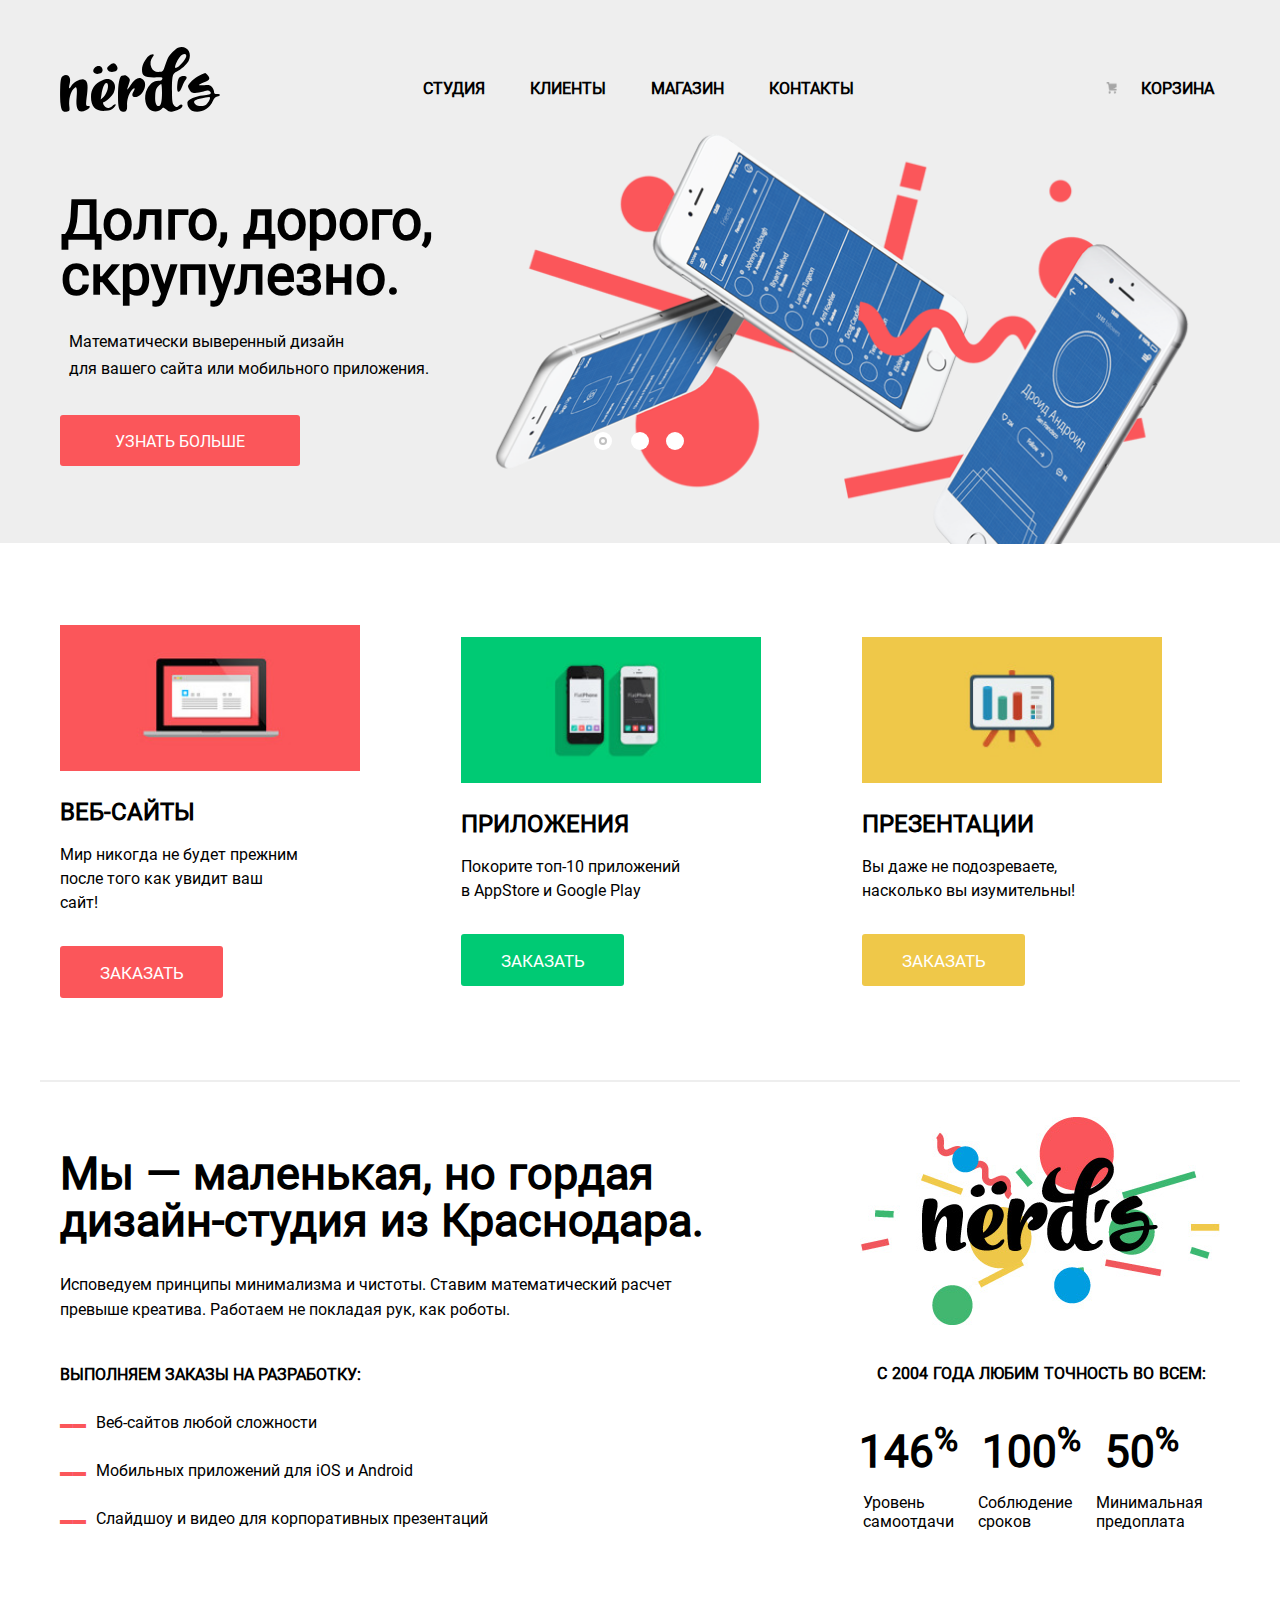
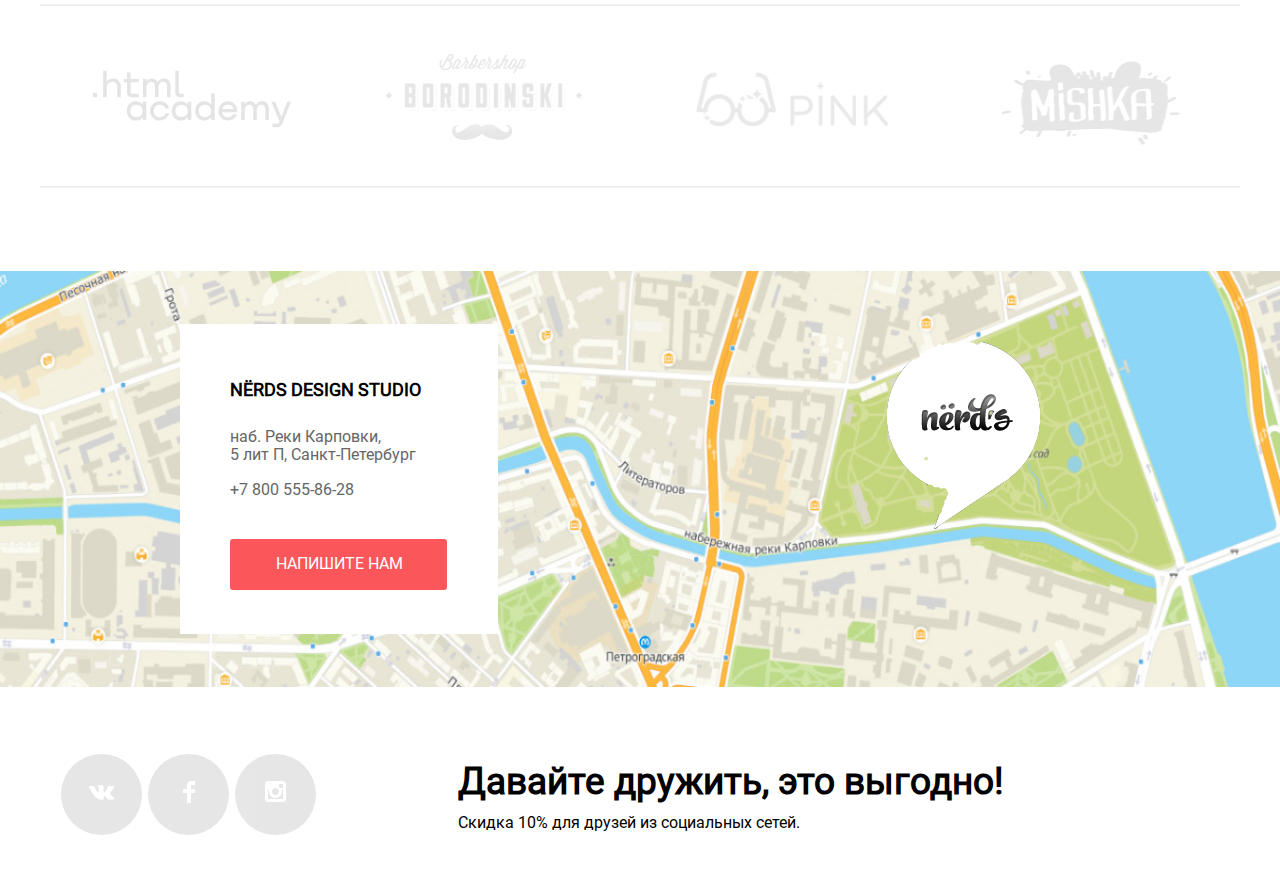
<file: index.html>
<!DOCTYPE html>
<html lang="en" dir="ltr">
<head>
  <meta charset="utf-8">
  <title>HTML Academy: Нёрдс Muy</title>
  <link rel="stylesheet" href="css/normalize.css" type="text/css" />
  <link rel="stylesheet" href="css/style.css" type="text/css" />
</head>
<body>
  <header class="header">
    <div class="main">
      <div class=menu-logo>
        <img  class = "logo" src="./img/nerds_logo.svg" width="170" height="40" alt="логотип">
        <nav class= "menu-index">
          <ul>
            <li class="menu-item"><a href="#">студия</a></li>
            <li class="menu-item"><a href="#">клиенты</a></li>
            <li class="menu-item"><a href ='catalog.html'>Магазин</a></li>
            <li class="menu-item" ><a href="#"> контакты</a></li>
            <li class="menu-item-cart" ><a href="#">
              <img  class = "logo1" src="./img/cart_icon.png" width="15" height="15" alt="корзина">корзина</a></li>
            </ul>
          </nav>
        </div>
        <div class="menu-section">
          <section class="section-slider">
            <div class="slide">
              <div class="new-knew"><a class="button" href="#">Узнать больше</a></div>
            </div>
          </section>
          <ul class="slider_picture">
            <li>
              <input type="radio" id="slide1" name="slide" checked>
              <label class="slider_picture_label_small" for="slide1"></label>
              <label class="slider_picture_label" for="slide1"></label>
              <h2>Долго, дорого,
                скрупулезно.</h2>
                <p>
                  Математически выверенный дизайн
                  для вашего сайта или мобильного приложения.
                </p>
                <!--  -->
                <img src="img/index.png" alt="фон меню" width="760" height="431">
              </li>
              <li>
                <input type="radio" id="slide2" name="slide">
                <label class="slider_picture_label_small" for="slide2"></label>
                <label class="slider_picture_label" for="slide2"></label>
                <h2>Любим математику
                  как никто другой</h2>
                  <p>
                    Никакого кратива, только математические формулы
                    для расчета идеальных пропорций
                  </p>
                  <img src="img/index_slide2.png" alt="фон меню слайд2" width="760" height="431">
                </li>
                <li>
                  <input type="radio" id="slide3" name="slide">
                  <label class="slider_picture_label_small" for="slide3"></label>
                  <label class="slider_picture_label" for="slide3"></label>
                  <h2>Только ночь,
                    только хардкор</h2>
                    <p>
                      Работать днем, как все? Мы против этого.
                      Ближе к полуночи работа только начинается.
                    </p>
                    <img src="img/index_slide3.png" alt="фон меню слайд3" width="760" height="431">
                  </li>
                </ul>
              </div>
            </div>
          </header>
          <div class="main">
            <section class="services">
              <ul>
                <li>
                  <img src="img/site.jpg" alt="Веб-сайты" width="300" height="146">
                  <h3>Веб-сайты</h3>
                  <p class="services-info">Мир никогда не будет прежним
                    после того как увидит ваш сайт!</p>
                    <a class= "button-web" href="#">Заказать</a>
                  </li>
                  <li>
                    <img src="img/play.jpg" alt="Приложения" width="300" height="146">
                    <h3>Приложения</h3>
                    <p class="services-info-AppStore">Покорите топ-10 приложений
                      в AppStore и Google Play</p>
                      <a class= "button-application" href="#">Заказать</a>
                    </li>
                    <li>
                      <img src="img/present.jpg" alt="Презентации" width="300" height="146">
                      <h3>Презентации</h3>
                      <p class="services-info">Вы даже не подозреваете,
                        насколько вы изумительны!</p>
                        <a class ="button-presentation" href="#">Заказать</a>
                      </li>
                    </ul>
                    <hr class= "line"/>
                  </section>
                  <div class="company_nerds">


                    <section class="company">
                      <div>
                        <h2 class="header-title">Мы — маленькая, но гордая
                          дизайн-студия из Краснодара.</h2>
                          <p class="header-info">Исповедуем принципы минимализма и чистоты. Ставим математический расчет
                            превыше креатива. Работаем не покладая рук, как роботы.</p>
                            <p class="detail-list-title">Выполняем заказы на разработку:</p>
                            <ul class="detail-list">
                              <li>Веб-сайтов любой сложности</li>
                              <li>Мобильных приложений для iOS и Android</li>
                              <li>Слайдшоу и видео для корпоративных презентаций</li>
                            </ul>
                          </div>
                        </section>
                        <section>
                          <div class ="work">
                            <img src="img/nerds.png" alt= "nerds" width="360" height="280">
                            <div class = "since">с 2004 года Любим точность во всем:</div>
                            <ul class = "since-advantage-procent">
                              <li>146<sup>%</sup></li>
                              <li>100<sup>%</sup></li>
                              <li>50<sup>%</sup></li>
                            </ul>
                            <ul  class = "since-advantage">
                              <li>Уровень самоотдачи</li>
                              <li>Соблюдение сроков</li>
                              <li>Минимальная предоплата</li>
                            </ul>
                          </div>
                          <hr class = "line"/>
                        </section>
                      </div>

                      <section class="customers">
                        <ul>
                          <li>
                            <a href="https://htmlacademy.ru/intensive/htmlcss">
                              <img src="img/logo_htmlacademy.svg" alt="logo_htmlacademy" width="220" height="86">
                            </a>
                          </li>
                          <li>
                            <a href="#">
                              <img src="img/logo_borodinsky.png" alt="logo_borodinsky" width="209" height="90">
                            </a>
                          </li>
                          <li>
                            <a href="#">
                              <img class="customers-pink" src="img/logo_pink.png" alt="logo_pink" width="185" height="52">
                            </a>
                          </li>
                          <li>
                            <a href="#">
                              <img class= "customers-mishka" src="img/logo_mishka.png" alt = "logo_mishka" width="173" height="84">
                            </a>
                          </li>
                        </ul>
                        <hr class="line" />
                      </section>

                    </div>
                    <footer>
                      <section class="adress">
                        <img src="img/map.jpg"
                        alt="Дизайн-студия NЁRDS расположена по адресу г. Санкт-Петербург, ул. Б. Конюшенная, д. 19/8" width="1440"
                        height="416">
                        <div class="main">
                          <div class="address-metka">


                            <div class="metka">
                              <img  src="img/metka.png" alt="metka" width="231" height="190"/>
                            </div>
                            <div class = "nerds">
                              <div>
                                <b>NЁRDS DESIGN STUDIO</b>
                                <p>наб. Реки Карповки,
                                  5 лит П, Санкт-Петербург</p>
                                  <p class = "tel"><a  href="tel:+78122757575">+7 800 555-86-28</a></p>
                                  <a class="write-us button" href="#modal_open">Напишите нам</a>
                                </div>
                              </div>
                            </div>
                            <!-- окно -->
                            <!-- модальное окно -->
                            <!-- задний план модального окна -->
                            <div id="modal_open" class="background-modal">
                              <!-- само модальное окно -->
                              <div class="modal-content">
                                <!-- инфо в окне -->
                                <div class = "window">
                                  Напишите нам
                                  <ul class="sending">
                                    <li class="sending-form">
                                      <label class="data" for="login">Ваше имя:</label>
                                      <input autocapitalize="off"  name="login" id="login" placeholder="Имя Фамилия" required>
                                    </li>
                                    <li class="sending-form">
                                      <label class="data" for="email">Ваш e-mail:</label>
                                      <input type="email" name="email" id="email" placeholder="email@example.com" required>
                                    </li>
                                  </ul>
                                  <div class="data-text-email">
                                    <label  for="feedback-textarea">Текст письма:</label>
                                    <textarea name="text" id="feedback-textarea" placeholder="В свободной форме" required rows="5"></textarea>
                                  </div>
                                  <div >
                                    <button class="button-send"  type="button">Отправить</button>

                                  </div>
                                  <a href="#"  title="Закрыть модальное окно" class="close">×</a>
                                </div>
                              </div>
                            </div>
                          </div>
                          <!--  -->
                        </section>
                        <div class="main">
                          <div class="footer-website">
                            <ul class = "icons">
                              <li>
                                <a href="#" class="footer-btn footer-btn-vk">
                                  <img class="vk" src="./img/vk.svg" alt="vk_icon" width="81" height="81"></a>
                                </li>
                                <li>
                                  <a href="#" class="footer-btn footer-btn-facebook">
                                    <img class="facebook" src="./img/facebook.svg" alt="facebook_icon" width="81" height="81"></a>
                                  </li>
                                  <li>
                                    <a href="#" class="footer-btn footer-btn-inst">
                                      <img class="instagram" src="./img/instagram.svg" alt="instagram_icon" width="81" height="81"></a>
                                    </li>
                                  </ul>
                                  <div class="footer-right-column">
                                    <h2 class="title">Давайте дружить, это выгодно!</h2>
                                    <p class="info">Скидка 10% для друзей из социальных сетей.</p>
                                  </div>
                                </div>
                              </div>
                            </footer>
                          </body>
                          </html>
</file>
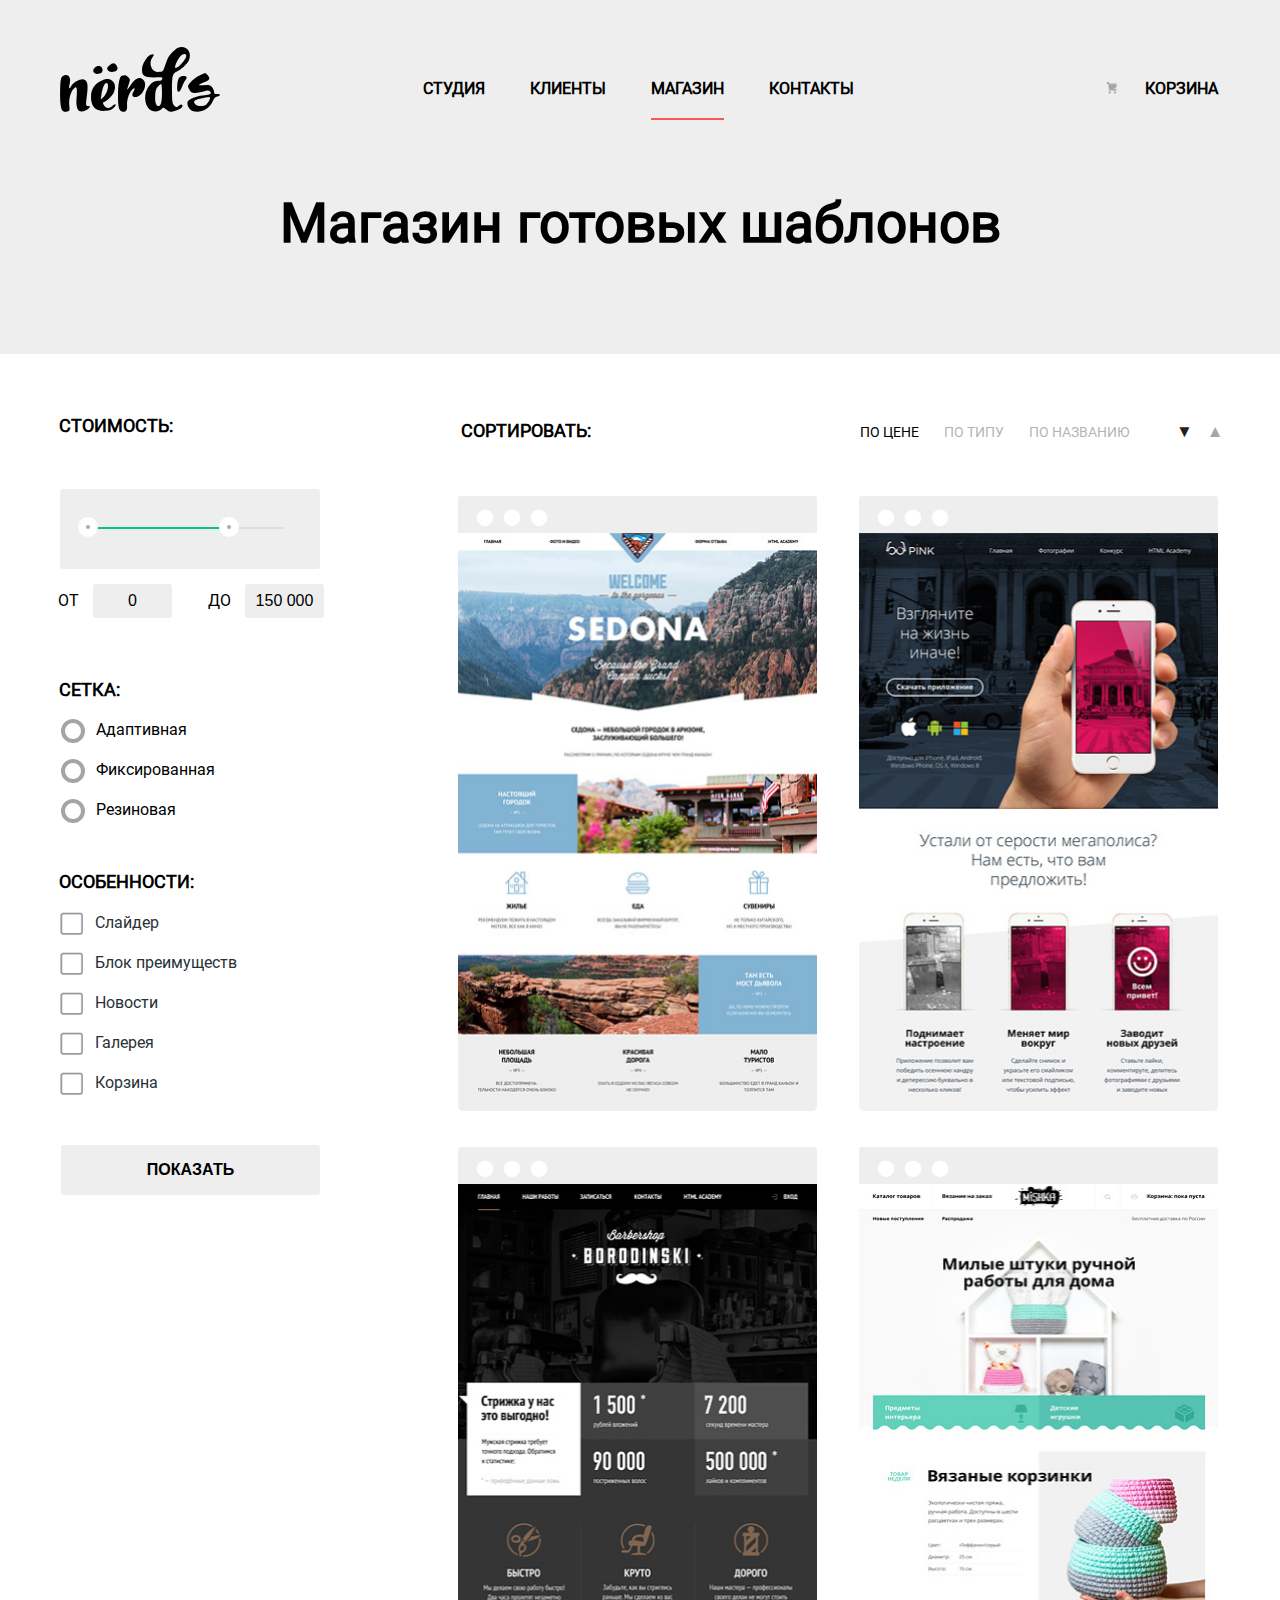
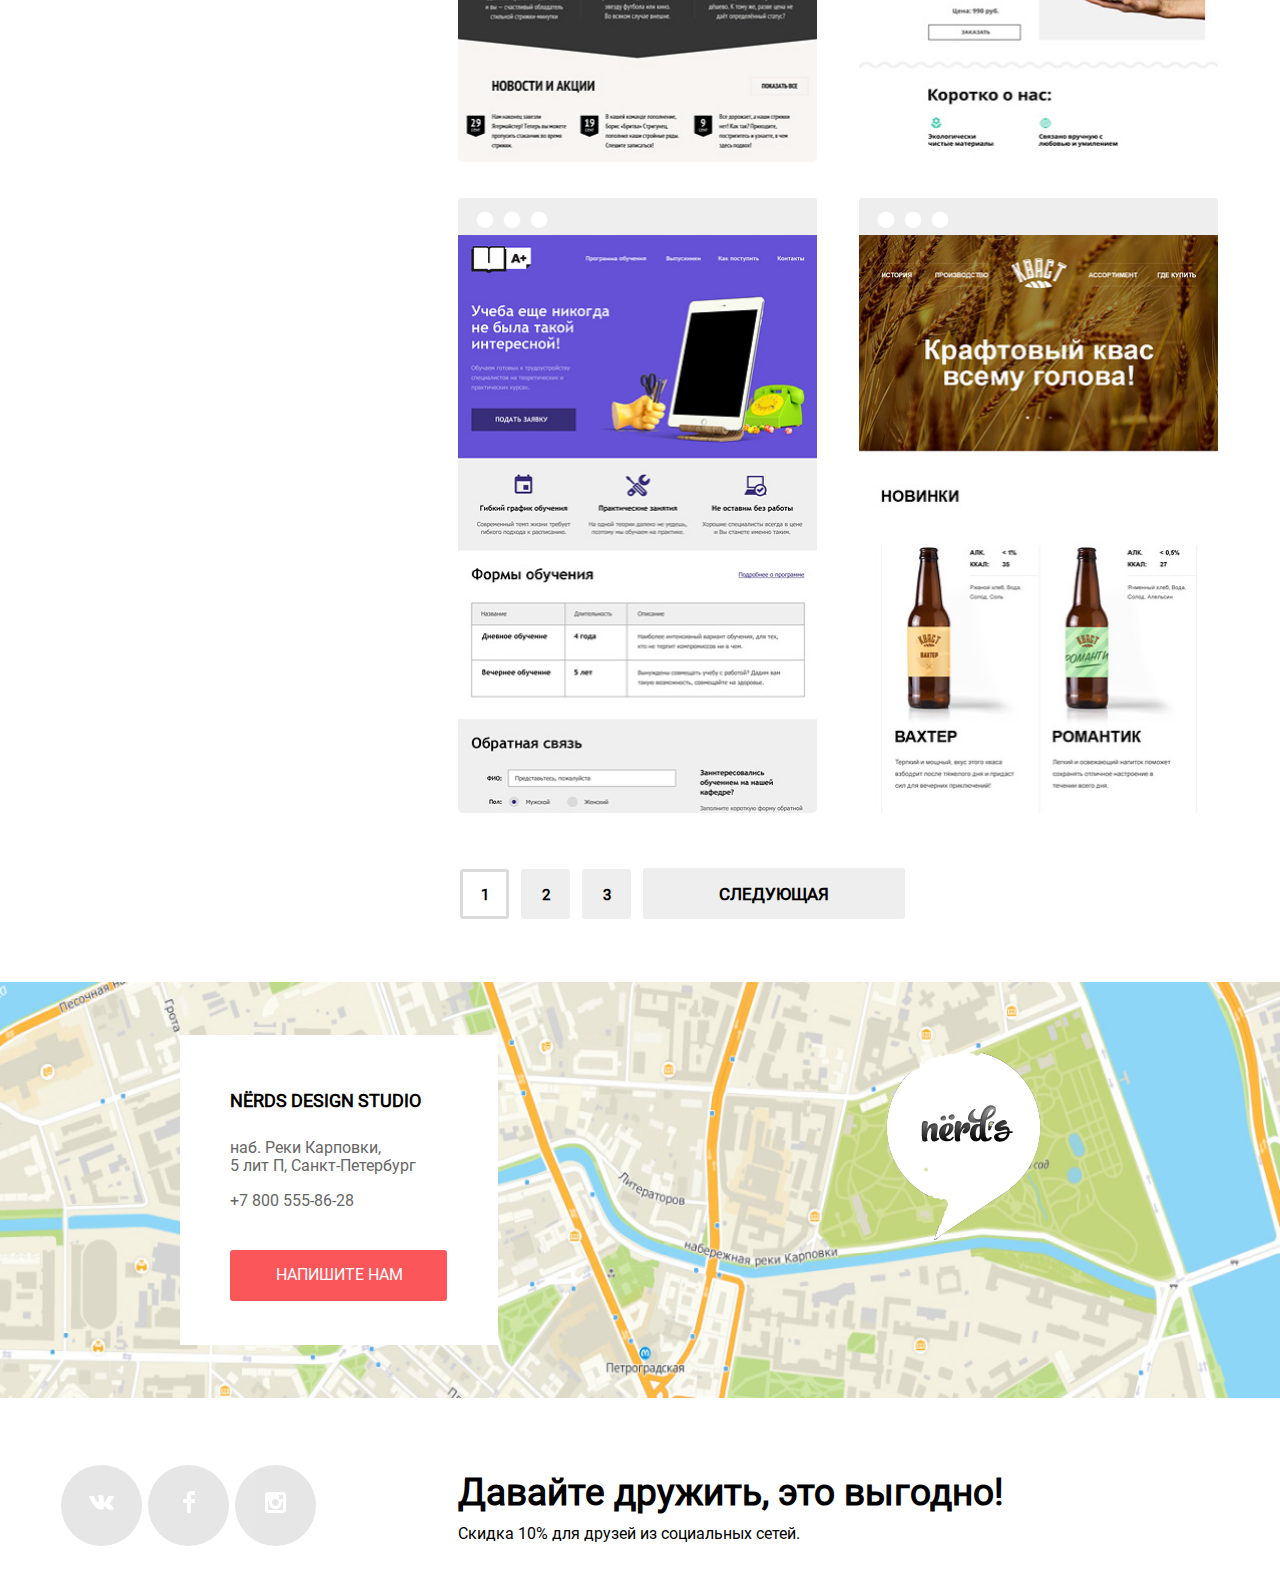
<file: catalog.html>
<!DOCTYPE html>
<html lang="en" dir="ltr">
<head>
  <meta charset="utf-8">
  <title>HTML Academy: Нёрдс Muy</title>
  <link rel="stylesheet" href="css/normalize.css" type="text/css" />
  <link rel="stylesheet" href="css/style.css" type="text/css" />
</head>
<body>
  <header class="header-catalog">
    <div class="main">
      <div class=menu-logo>
        <a href = 'index.html'><img  class = "logo" src="./img/nerds_logo.svg" width="170" height="40" alt="логотип"></a>
        <nav class="menu-index">
          <ul>
            <li class="menu-item"><a href="#">студия</a></li>
            <li class="menu-item"><a href="#">клиенты</a></li>
            <li class="menu-item"><a href="#" class="current-menu-item">магазин</a></li>
            <li class="menu-item" ><a href="#"> контакты</a></li>
            <li class="menu-item-cart" ><a href="#">
              <img  class = "logo" src="./img/cart_icon.png" width="15" height="15" alt="корзина">
              корзина</a></li>
            </ul>
          </nav>
        </div>
        <h1 class="shop"> Магазин готовых шаблонов</h1>
      </div>
    </header>
    <div class="main">
      <div class="middle">
        <section>
          <div class = "background-band">
            <div class = "band">
              <div class ="band-big-round">
                <div class ="band-small-round"></div>
              </div>
              <div class ="band-big-round-two">
                <div class ="band-small-round"></div>
              </div>
            </div>
          </div>
          <section class="filters">
            <form method="post" action="https://echo.htmlacademy.ru/">
              <fieldset>
                <legend>Стоимость:</legend>
              </fieldset>
              <div class = "min-max-price">
                <label>ОТ
                  <input class = "min-max-price-text" type="text" name="min" value="0">
                </label>
                <label >ДО
                  <input  class = "min-max-price-text" type="text" name="max" value="150 000">
                </label>
              </div>
              <fieldset class=layout >
                <legend class = "setka">Сетка:</legend>
                <div class="block-radio">
                  <div class="radio">
                    <input class="radio-input" type="radio" name="radio" value="1" id="adaptive">
                    <label class="radio-label" for="adaptive">Адаптивная</label>
                  </div>
                  <div class="radio">
                    <input class="radio-input" type="radio" name="radio" value="2" id="fixed">
                    <label class="radio-label" for="fixed">Фиксированная</label>
                  </div>
                  <div class="radio">
                    <input class="radio-input" type="radio" name="radio" value="3" id="fluid">
                    <label class="radio-label" for="fluid">Резиновая</label>
                  </div>
                </div>
              </fieldset>
              <fieldset>
                <legend class="features">Особенности:</legend>
                <div class="checkbox">
                  <input class="checkbox-input" name="slider" type="checkbox" id="slider">
                  <label class="checkbox-label" for="slider">Слайдер</label>
                </div>
                <div class="checkbox">
                  <input class="checkbox-input" name="advantages-block" type="checkbox" id="advantages-block">
                  <label class="checkbox-label" for="advantages-block">Блок преимуществ</label>
                </div>
                <div class="checkbox">
                  <input class="checkbox-input" name="news" type="checkbox" id="news">
                  <label class="checkbox-label" for="news">Новости</label>
                </div>
                <div class="checkbox">
                  <input class="checkbox-input" name="gallery" type="checkbox" id="gallery">
                  <label class="checkbox-label" for="gallery">Галерея</label>
                </div>
                <div class="checkbox">
                  <input class="checkbox-input" name="cart" type="checkbox" id="cart">
                  <label class="checkbox-label" for="cart">Корзина</label>
                </div>

              </fieldset>
              <button class="button-info-left">Показать</button>
            </form>
          </section>
        </section>
        <section>
          <div  class="sort">
            СОРТИРОВАТЬ:
            <div class="sort-by">
              <ul class ="sort-by-item">
                <li class="sort-by-item-current"><a href="#">По цене</a></li>
                <li class="sort-by-item-next"><a href="#">По типу</a></li>
                <li class="sort-by-item-next"><a href="#">По названию</a></li>
              </ul>
            </div>
            <ul class ="sort-by-item-up-down" >
              <li class="sort-by-item-down"><a href="#">&#9660;</a></li>
              <li class="sort-by-item-up"><a href="#">&#9650;</a></li>
            </ul>
          </div>
          <div class="img-website">
            <uL class="img-screen-website">
              <li><p class = "round-screen">  </p>

                <img src="img/sedona.jpg" alt="Скриншот сайта Sedona"  width="359" height="578" >
                <div class="info-img">
                  <div class="block-info">
                    <div class="block-info-img">
                      <div class="block-info-bottom">
                        <div class="information"><a href="#">
                          <h3>Sedona</h3>
                        </a>
                        <p class="sedona">Информационный сайт
                          для туристов
                        </p>
                      </div>
                      <a class="button-price" href="#">9 900 ₽</a>
                    </div>
                  </div>
                </div>
              </div>
            </li>
            <li><p class = "round-screen">  </p>
              <img src="img/2pink.jpg" alt="Скриншот сайта 2pink" width="359" height="578">
              <div class="info-img">
                <div class="block-info">
                  <div class="block-info-img">
                    <div class="block-info-bottom">
                      <div class="information"><a href="#">
                        <h3>Pink APP</h3>
                      </a>
                      <p>Продуктовый лендинг приложения для iOS и Android</p>
                    </div>
                    <a class="button-price" href="#">9 900 ₽</a>
                  </div>
                </div>
              </div>
            </div></li>
          </uL>
          <uL class="img-screen-website">
            <li><p class = "round-screen"></p>
              <img src="img/barbershop.jpg" alt="Скриншот сайта Barbershop" width="359" height="578">
              <div class="info-img">
                <div class="block-info">
                  <div class="block-info-img">
                    <div class="block-info-bottom">
                      <div class="information"><a href="#">
                        <h3>Barbershop</h3>
                      </a>
                      <p>Сайт салоны красоты. Для мужчин, да.</p></div>
                      <a class="button-price" href="#">9 900 ₽</a>
                    </div>
                  </div>
                </div>
              </div></li>
              <li><p class = "round-screen">  </p>
                <img src="img/mishka.jpg" alt="Скриншот сайта MISHKA"  width="359" height="578">
                <div class="info-img">
                  <div class="block-info">
                    <div class="block-info-img">
                      <div class="block-info-bottom">
                        <div class="information"> <a href="#">
                          <h3>MISHKA</h3>
                        </a>
                        <p>Интернет-магазин вязаных игрушек</p>  </div>
                        <a class="button-price" href="#">9 900 ₽</a>
                      </div>
                    </div>
                  </div>
                </div></li>
              </uL>
              <uL class="img-screen-website">
                <li><p class = "round-screen"></p>
                  <img src="img/aplus.jpg" alt="Скриншот сайта A Plus"  width="359" height="578">
                  <div class="info-img">
                    <div class="block-info">
                      <div class="block-info-img">
                        <div class="block-info-bottom">
                          <div class="information">  <a href="#">
                            <h3>A Plus</h3>
                          </a>
                          <p>Лендинг курсов повышения квалификации</p></div>
                          <a class="button-price" href="#">9 900 ₽</a>
                        </div>
                      </div>
                    </div>
                  </div></li>
                  <li><p class = "round-screen">  </p>
                    <img src="img/kvast.jpg" alt="Скриншот сайта КВАСТ" width="359" height="578">
                    <div class="info-img">
                      <div class="block-info">
                        <div class="block-info-img">
                          <div class="block-info-bottom">
                            <div class="information">  <a href="#">
                              <h3>КВАСТ</h3>
                            </a>
                            <p>Промо-сайт производителя крафтового кваса</p>  </div>
                            <a class="button-price" href="#">9 900 ₽</a>
                          </div>
                        </div>
                      </div>
                    </div></li>
                  </uL>
                </div>
                <div class="page">
                  <ul>
                    <li><a class = "page-number-one">1</a></li>
                    <li><a class = "page-number" href="#">2</a></li>
                    <li><a class = "page-number" href="#">3</a></li>
                    <li><a class = "page-number-next" href="#">Следующая</a></li>
                  </ul>
                </div>
              </section>
            </div>
          </div>
          <footer>
            <section class="adress">
              <img src="img/map.jpg"
              alt="Дизайн-студия NЁRDS расположена по адресу г. Санкт-Петербург, ул. Б. Конюшенная, д. 19/8" width="1440"
              height="416">
              <div class="main">
                <div class="metka">
                  <img  src="img/metka.png" alt="metka" width="231" height="190"/>
                </div>
                <div class = "nerds">
                  <div>
                    <b>NЁRDS DESIGN STUDIO</b>
                    <p>наб. Реки Карповки,
                      5 лит П, Санкт-Петербург</p>
                      <p class = "tel"><a  href="tel:+78122757575">+7 800 555-86-28</a></p>
                      <a class="write-us button" href="#modal_open">Напишите нам</a>
                    </div>
                  </div>
                  <!-- окно -->
                  <!-- модальное окно -->
                  <!-- задний план модального окна -->
                  <div id="modal_open" class="background-modal">
                    <!-- само модальное окно -->
                    <div class="modal-content">
                      <!-- инфо в окне -->
                      <div class = "window">
                        Напишите нам
                        <ul class="sending">
                          <li class="sending-form">
                            <label class="data" for="login">Ваше имя:</label>
                            <input autocapitalize="off"  name="login" id="login" placeholder="Имя Фамилия" required>
                          </li>
                          <li class="sending-form">
                            <label class="data" for="email">Ваш e-mail:</label>
                            <input type="email" name="email" id="email" placeholder="email@example.com" required>
                          </li>
                        </ul>
                        <div class="data-text-email">
                          <label  for="feedback-textarea">Текст письма:</label>
                          <textarea name="text" id="feedback-textarea" placeholder="В свободной форме" required rows="5"></textarea>
                        </div>
                        <div >
                          <button class="button-send"  type="button">Отправить</button>

                        </div>
                        <a href="#"  title="Закрыть модальное окно" class="close">×</a>
                      </div>
                    </div>
                  </div>
                </div>
                <!--  -->
              </section>
              <div class="main">
                <div class="footer-website">
                  <ul class = "icons">
                    <li>
                      <a href="#" class="footer-btn footer-btn-vk">
                        <img src="./img/vk.svg" alt="vk_icon" width="81" height="81"></a>
                      </li>
                      <li>
                        <a href="#" class="footer-btn footer-btn-facebook">
                          <img src="./img/facebook.svg" alt="facebook_icon" width="81" height="81"></a>
                        </li>
                        <li>
                          <a href="#" class="footer-btn footer-btn-inst">
                            <img src="./img/instagram.svg" alt="instagram_icon" width="81" height="81"></a>
                          </li>
                        </ul>
                        <div class="footer-right-column">
                          <h2 class="title">Давайте дружить, это выгодно!</h2>
                          <p class="info">Скидка 10% для друзей из социальных сетей.</p>
                        </div>
                      </div>
                    </div>
                  </footer>
                </body>
                </html>
</file>
<file: css/style.css>
@font-face {
  font-family: "Roboto";
  src: url("../fonts/roboto.woff"), url("../fonts/roboto.woff2");
  font-weight: normal;
  font-style: normal;
}

@font-face {
  font-family: "Robotobold";
  src: url("../fonts/robotobold.woff"), url("../fonts/robotobold.woff2");
  font-weight: normal;
  font-style: normal;
}

@font-face {
  font-family: "Robotomedium";
  src: url("../fonts/robotomedium.woff"), url("../fonts/robotomedium.woff2");
  font-weight: normal;
  font-style: normal;
}

body {
  min-width: 1200px;
  margin: 0 auto;
  padding: 0;
  margin-left: auto;
  background-color: white;
  color: black;
  font-family: "Roboto", "Robotobold", "Robotomedium", Georgia, serif;
  font-weight: 500;
  font-size: 16px;
  line-height: 22px;
  overflow-x:visible;
}
html{
  margin: auto;
  width: 100%;
  max-width: 100%;
}


p,
ul,
h1,
h2,
h3,
figure {
  margin: 0;
  padding: 0;
}

a {
  text-decoration: none;
  color: inherit;
}

fieldset {
  border: none;
}

.main {
  max-width: 1200px;
  margin-left: auto;
  margin-right: auto;
}

.button,
.button-application,
.button-presentation,
.button-web,
.button-price {
  background-color: #FB565A;
  border: none;
  text-decoration: none;
  color: white;
  padding: 15px 54px 17px;
  font-weight: 700;
  font-size: 16px;
  border-radius: 3px;
}

.button:hover,
.button:hover {
  background-color: #E74246;
}

.button:active,
.button:active {
  background-color: #D7373B;
  box-shadow: inset 0px 3px 0px rgba(0, 1, 1, 0.1);
  border-radius: 3px;
}
.menu-logo{
  margin-left: auto;
  margin-right: auto;
  /* background-color: red; */
  max-width: 1200px;
}

.header {
  background-color: #EEEEEE;
  height: 543px;
  min-width: 1200px;
}

.header-catalog {
  background-color: #EEEEEE;
  height: 354px;
  min-width: 1200px;
}

.logo {
  margin-top: 44px;
}

.logo,.logo1 {
  margin-left: 20px;
  min-height: 70px;
  max-width: 160px;
}

.logo:active {
  opacity: .3;
}



.menu-index {
  margin-left: 342px;
  padding-bottom: 9px;
  margin-top: -129px;
  z-index: 2;
}

.menu-item a,
.menu-item-cart a {
  margin-top: 78px;
  color: #000000;
  text-decoration: none;
  font-size: 16px;
  text-transform: uppercase;
  font-weight: 700;
}

.menu-item a {
  margin-left: 44px;
}

.menu-item,
.menu-item-cart {
  display: inline-flex;
  margin-left: -1px;
  vertical-align: baseline;
}

.menu-item {
  margin-left: -3px;
}

.menu-item-cart {
  margin-left: 224px;
}

.menu-item a:hover,
.menu-item-cart a:hover {
  color: #FB565A;
}

.menu-item a:active,
.menu-item-cart a:active {
  color: #000000;
  opacity: .3;
}

.menu-item-cart img {
  margin-right: 20px;
  margin-top: 0px;
  min-height: 25px;
  min-width: 19px;
}
.menu-section{
  margin-left: auto;
  margin-right: auto;
  max-width: 1200px;
}

.section-slider {
  /* left: 140px; */
  display: inline-flex;
  vertical-align: baseline;
}

.section-slider img {
  margin-top: 2px;
}

.slide {
  width: 1157px;
  height: 431px;
  margin-top: 10px;
  padding-left: 20px;
}

.slide h2 {
  margin-left: -3px;
  top: 114px;
  padding-top: 68px;
  font-size: 56px;
  line-height: 100%;
  max-width: 576px;
}

.slide p {
  white-space: pre;
  font-size: 16px;
  margin-left: -47px;
  line-height: 25px;
  margin-top: 2px;
  margin-bottom: 26px;
}
.new-knew{
  margin-top: 312px;
}
.new-knew a {
  text-transform: uppercase;
  font-weight: 500;
  font-size: 100%;
  padding: 17px 55px 15px 55px;
}

.new-knew a:hover {
  background-color: #E74246;
}

.new-knew a:active {
  background-color: #D7373B;
  color: #FB565A;
  box-shadow: inset 0px 3px 0px rgba(0, 1, 1, 0.1);
  border-radius: 3px;
}

.slider_picture{
  margin-left: 1296px;
  margin-top: -550px;
  z-index: 1;
}
.slider_picture img{
  min-width: 754px;
  min-height: 428px;
  margin-top: 93px;
  height: 18.75em;
  opacity: 1;
  width: 25em;
  visibility: hidden;
  margin-top: -297px;
  margin-left: -123px;
}

.slider_picture li {
  list-style: none;
  position: absolute;
  margin-left: -751px;
  max-height: 102px;
  margin-top: 413px;
}
.slider_picture input {
  display: none;
}

/* Navigation */

.slider_picture_label {
  background-color: #FFFFFF;
  border: .2em solid transparent;
  bottom: 65px;
  border-radius: 100%;
  cursor: pointer;
  display: block;
  height: 12px;
  opacity: 1;
  position: absolute;
  width: 12px;
  visibility: visible;
  z-index: 1;
  margin-left: 1px;
}

.slider_picture_label_small{
  left: 14px;
  bottom: 70px;
  border-radius: 100%;
  cursor: pointer;
  display: block;
  height: 4px;
  opacity: 1;
  position: absolute;
  width: 4px;
  visibility: visible;
  z-index: 2;
}

.slider_picture input:checked + .slider_picture_label_small{
  border: 2px solid #C1C1C1;
}

li:nth-child(1) .slider_picture_label {
  left: .5em;
}
li:nth-child(2) .slider_picture_label {
  left: 2.8em;
}
li:nth-child(2) .slider_picture_label_small {
  left: 52px;
}
li:nth-child(3) .slider_picture_label{
  left: 5em;
}
li:nth-child(3) .slider_picture_label_small{
  left: 87px;
}

/* Images */


.slider_picture li input:checked ~ img {
  opacity: 1;
  visibility: visible;

}
.slider_picture p {
  height: 18.75em;
  left: -588px;
  top: -112px;
  line-height: 27px;
  font-size: 16px;
  position: absolute;
  opacity: 1;
  white-space: pre;
  width: 25em;
  max-height: 0px;
  visibility: hidden;
}

.slider_picture li input:checked ~ p {
  opacity: 1;
  visibility: visible;

}

.slider_picture h2 {
  height: 18.75em;
  left: -524px;
  margin-top: -220px;
  line-height: 55px;
  font-size: 55px;
  position: absolute;
  opacity: 1;
  visibility: hidden;
  max-height: 0px;
  max-width: 517px;
}

.slider_picture li input:checked ~ h2 {
  opacity: 1;
  visibility: visible;

}
/*  */

.section-services {
  width: 1100px;
  height: 347px;
  left: 140px;
  top: 625px;

}




.services {
  margin-left: 40px;
  margin-top: 4px;
  margin-bottom: 22px;
  margin-left: auto;
  margin-right: auto;
  max-width: 1200px;
}

.services h3 {
  font-size: 24px;
  margin-top: -2px;
  text-transform: uppercase;
}

.services h2 {
  margin-top: 40px;
  margin-left: 100px;
}


.services li {
  display: inline-table;
  margin-left: 20px;
  margin-right: 77px;
  margin-top: 78px;
  font-size: 28px;
  font-weight: 700;
  line-height: 52px;
  margin-bottom: -5px;
  vertical-align: middle;
}

.services-info {
  max-width: 244px;
}
.services-info-AppStore {
  max-width: 225px;
}

.services-info, .services-info-AppStore {
  font-size: 16px;
  line-height: 24px;
  font-weight: 500;
  margin-top: 5px;
  margin-bottom: 18px;
}

.button-web,
.button-application,
.button-presentation {
  line-height: 80px;
}

.button-web {
  padding: 17px 39px 15px 40px;
  font-weight: 500;
  font-size: 60%;
  text-transform: uppercase;
}

.button-web:hover {
  background-color: #E74246;
}

.button-web:active {
  background-color: #D7373B;
  color: #FB565A;
  box-shadow: inset 0px 3px 0px rgba(0, 1, 1, 0.1);
  border-radius: 3px;
}

.button-application {
  background-color: #00CA74;
  padding: 17px 39px 15px 40px;
  font-weight: 500;
  font-size: 60%;
  text-transform: uppercase;
}

.button-application:hover {
  background-color: #00BC6C;
}

.button-application:active {
  background-color: #00AA62;
  color: #00CA74;
  box-shadow: inset 0px 3px 0px rgba(0, 1, 1, 0.1);
  border-radius: 3px;
}

.button-presentation {
  background-color: #EFC849;
  padding: 17px 39px 15px 40px;
  font-weight: 500;
  font-size: 60%;
  text-transform: uppercase;
}

.button-presentation:hover {
  background-color: #EAB534;
}

.button-presentation:active {
  background-color: #E5A722;
  color: #EFC849;
  box-shadow: inset 0px 3px 0px rgba(0, 1, 1, 0.1);
  border-radius: 3px;
}

.line {
  border: none;
  background-color: #EEEEEE;
  color: #EEEEEE;
  height: 2px;
  margin-top: 6%;
  margin-left: auto;
  margin-right: auto;
  min-width: 1160px;
}



.company {
  margin-left: 20px;
  margin-top: 44px;
  display: inline-flex;
  margin-bottom: -15px;
  vertical-align: baseline;
}
.company_nerds{
  margin-left: auto;
  margin-right: auto;
  max-width: 1200px;
}

.company h2 {
  font-size: 45px;
  line-height: 47px;
  margin-bottom: 28px;
  margin-top: 2px;
  word-spacing: 1px;
  max-width: 647px;
}

.header-info {
  line-height: 25px;
  margin-bottom: 42px;
  max-width: 647px;
}

.detail-list-title {
  font-weight: 700;
  font-size: 16px;
  text-transform: uppercase;
}

.detail-list {
  margin-top: 13px;
  line-height: 47px;
  list-style: none;
}

.detail-list li::before {
  content: "\25AC\25AC      ";
  color: #FB565A;
  border: none;
  font-size: 13px;
  word-spacing: 7px;
}

.work {
  text-align: center;
  line-height: 16px;
  margin-left: 867px;
  margin-top: -411px;
  vertical-align: baseline;
}

.work p {
  text-align: left;
  font-weight: 800;
}

.work img {
  height: 49%;
  margin-left: -68px;
  margin-bottom: 38px;
}

.since {
  margin-left: -65px;
  font-weight: 700;
  margin-bottom: 43px;
  word-spacing: 1px;
  text-transform: uppercase;
}

.since-advantage-procent,
.since-advantage {
  margin-left: -130px;
  padding-top: 29px;
  padding-bottom: 2px;
}

.since-advantage-procent li,
.since-advantage li {
  display: inline-table;
  margin-left: 20px;
  margin-top: -17px;
  font-size: 44px;
  font-weight: 700;
  margin-bottom: 19px;
  vertical-align: baseline;
}

.since-advantage {
  margin-left: -68px;
  display: inline-flex;
  vertical-align: baseline;
  margin-bottom: -20px;
}

.since-advantage li {
  font-size: 16px;
  text-align: left;
  margin-left: 24px;
  font-weight: 400;
  width: 22%;
  line-height: 120%;

}

.customers {
  margin-left: 84px;
  margin-left: auto;
  margin-right: auto;
  max-width: 1200px;
  margin-top: -27px
}

.customers li {
  display: inline-flex;
  vertical-align: middle;
  margin-right: 38px;
}

.customers img {
  margin-left: 53px;
  margin-top: 66px;
  margin-bottom: -37px;
  max-width: 198px;
  opacity: 0.5;
}

.customers-pink {
  min-height: 55px;
  min-width: 192px;
  padding-left: 17px;
}


.customers-mishka {
  padding-left: 18px;
  padding-top: 8px;
  min-height: 80px;
  min-width: 179px;
}

.customers img:hover {
  opacity: 1;
}

.customers img:active {
  opacity: .1;
}
.adress-metka{
  margin-left: auto;
  margin-right: auto;
  max-width: 1200px;
}

.adress img {
  width: 100%;
  min-width: 1200px;
  margin-top: 75px;
}

.metka img {
  position: absolute;
  height: 190px;
  width: 231px;
  max-width: 231px;
  min-width: 231px;
  margin-left: 846px;
  margin-top: -354px
}

.nerds {
  background-color: #FFFFFF;
  width: 268px;
  margin-left: 140px;
  padding-left: 50px;
  margin-right: 50px;
  margin-top: -369px;
  position: absolute;
  padding-top: 45px;
  line-height: 41px;
  min-height: 265px;
}

.nerds b {
  font-size: 18px;
}

.nerds p {
  margin-top: 17px;
  margin-bottom: 17px;
  color: #666666;
  line-height: 18px;
  white-space: pre-line;
  max-width: 191px;

}

.tel {
  padding-bottom: 27px;
}

.tel a {
  color: #666666;
  text-decoration: none;
}

.write-us {
  text-transform: uppercase;
  padding-right: 44px;
  padding-left: 46px;
  font-size: 16px;
  font-weight: 500;
}




.background-modal {
  position: fixed;
  top: 0;
  right: 0;
  bottom: 0;
  left: 0;
  z-index: 1050;
  display: none;
  margin: inherit;

}

.background-modal:target {
  display: block;
  overflow-y: auto;
}

.modal-content {
  display: flex;
  flex-direction: column;
  background-color: #fff;
  min-height: 590px;
  outline: 0;
  position: relative;
  max-width: 960px;
  margin-left: auto;
  margin-right: auto;
  margin-top: 123px;
  box-shadow: 0px 20px 40px rgba(0, 0, 0, 0.4);
}

.close {
  padding: 1px 5px 0;
  font-size: 50px;
  line-height: 1;
  color: #FB565A;
  text-shadow: 0 1px 0 #fff;
  opacity: .5;
  text-decoration: none;
  top: 4px;
  right: 45px;
  position: absolute;
  margin-top: 55px;
  margin-right: 39px
}

.close:hover {
  opacity: 1;
}

.close:active {
  opacity: .2;
}

.my-modal-body {
  position: relative;
  -webkit-box-flex: 1;
  -webkit-flex: 1 1 auto;
  -ms-flex: 1 1 auto;
  flex: 1 1 auto;
  padding: 15px;
  overflow: auto;
}



.window {
  color: black;
  font-size: 45px;
  margin-left: 100px;
  margin-top: 68px;
}

.data {
  display: block;
  font-size: 16px;
  color: black;
  font-weight: 800;
  margin-bottom: 9px;
  margin-top: 58px;
}

.sending-form {
  margin-right: 30px;
  margin-bottom: 29px;
}
.sending li{
  display: inline-block;
}


.sending-form input {
  min-width: 352px;
  min-height: 43px;
  font-size: 16px;
  text-indent: 9px;
  border: 2px solid #D7DCDE;
  border-radius: 3px;
  margin-bottom: -11px;
}

.sending-form input:active,
.feedback-right-column input:active {
  background-color: white;
  border: 2px solid black
}

.sending-form input:hover,
.feedback-right-column input:hover {
  border: 2px solid #B4B9BB;
}

.data-text-email label {
  font-size: 16px;
  font-weight: 700;
}

.data-text-email textarea {
  margin-top: 9px;
  padding-top: 12px;
  padding-left: 15px;
  font-size: 16px;
  font-weight: 400;
  min-width: 740px;
  min-height: 95px;
  border: 2px solid #D7DCDE;
  border-radius: 3px;
  margin-bottom: 51px;
}

.data-text-email textarea:hover {
  border: 2px solid #B4B9BB;
}

.button-send {
  min-width: 259px;
  min-height: 50px;
  background-color: #FB565A;
  margin-right: 5%;
  font-size: 16px;
  font-weight: 500;
  text-transform: uppercase;
  margin-bottom: 4%;
  border-radius: 3px;
  color: #FFFFFF;
  border: none;
}

.button-send:hover, .button-price:hover {
  background-color: #E74246;
}

.button-send:active, .button-price:active {
  background-color: #D7373B;
  color: #FB565A;
  box-shadow: inset 0px 3px 0px rgba(0, 1, 1, 0.1);
  border-radius: 3px;
}
/*  */

.footer-website {
  margin-top: 23px;
  margin-left: auto;
  margin-right: auto;
  max-width: 1160px
}
.icons{
  margin-left:-5px;
  display: flex;
  align-content: center;
}

.icons li {
  display: flex;
  justify-content: center;
  align-items: center;
  height: 81px;
  width: 81px;
  margin-left: 6px;
  margin-top: 38px;
  border-radius: 50%;
  background-color: #E1E1E1;
  fill:  #FFFFFF;
  opacity: .8
}

.footer-btn-vk > img {
  width: 26px;
  height: 15px;
}
.footer-btn-facebook > img{
  width: 12px;
  height: 22px;
}
.footer-btn-inst > img {
  width: 21px;
  height: 21px;
}



.icons li:hover {
  background-color: #E74246;
  opacity: 1;
}

.icons li:active {
  background-color: #D7373B;
  opacity: 1;
  box-shadow: inset 0px 3px 0px rgba(0, 1, 1, 0.1);
}

.footer-right-column {
  margin-left: 398px;
  margin-top: -69px;
  line-height: 31px;
  margin-bottom: 33px;
}

.footer-right-column h2 {
  font-size: 37px;
}

.title {
  font-size: 36px;
  margin-bottom: 10px;
}




.menu-catalog {
  margin-left: 502px;
  padding-bottom: 192px;
}

.current-menu-item {
  padding-bottom: 18px;
  border-bottom: 2px solid #FB565A;
}

.shop {
  text-align: center;
  font-size: 55px;
  margin-top: 83px;
  max-width: 1200px;
  margin-left: auto;
  margin-right: auto;
}


legend {
  font-weight: 700;
  text-transform: uppercase;
  font-size: 18px;
  margin-bottom: 819px;
  padding-top: 6px;
  margin-left: 5px;
}

.middle {
  margin-top: 55px;
  margin-left: auto;
  margin-right: auto;
  max-width: 1200px;
}

.sort {
  margin-left: 421px;
  font-size: 18px;
  font-weight: 700;
  margin-top: -775px;
  margin-bottom: -35px;
}

.sort-by {
  margin-left: 399px;
  margin-top: -21px;
  font-size: 14px;
  font-weight: 400;
  text-transform: uppercase;
}

.sort-by-item li {
  display: inline-flex;
  margin-right: 22px;
  vertical-align: baseline;
}

.sort-by-item-current {
  opacity: 1;
}

.sort-by-item-next {
  opacity: 0.3;
}

.sort-by-item-up-down {
  margin-left: 715px;
  margin-top: -23px;
  font-size: 17px;
}

.sort-by-item-up-down li {
  margin-right: 10px;
  margin-top: -36px;
  display: inline-flex;
  vertical-align: baseline;
}
.sort-by-item-up{
  color: #A6A6A6;
}
.sort-by-item-down{
  color: #231F20;
}

.sort-by-item li:hover,
.sort-by-item-up-down li:hover {
  opacity: 0.5;
}

.sort-by-item li:active,
.sort-by-item-up-down li:active {
  opacity: 1;
}

.img-website {
  display: grid;
  grid-template-columns: repeat(1, 1fr);
  grid-template-rows: repeat(3, 1fr);
  margin-left: 380px;
  margin-top: 86px;
}

.img-screen-website li {
  display: inline-block;
  margin-bottom: 2px;
  background: linear-gradient(to top, #FFFFFF 50%, #EEEEEE 50%);
  padding: 1% 0% 0% 0%;
  text-indent: 3%;
  text-align: justify;
  border-radius: 3px;
  margin-top: 3px;
  vertical-align: middle;
  margin-left: 38px;
}

.img-screen-website li:hover {
  background: linear-gradient(to top, #FFFFFF 50%, #4D4D4D 50%);
}

.img-screen-website img {
  border-radius: 0px 0px 5px 5px;
}

.info-img {
  position: relative;
  width: 100%;
  height: 543px;
  margin-top: -518px;
}

.info-img:hover .block-info-img{
  display: block;
  top: 283px;
}
.block-info{
  display: none;

}

.information{
  position: absolute;
  bottom: 153px;
  background-color: #EEEEEE;
  min-width: 360px;

}
.info-img:hover .block-info{
  display: block;
}

.block-info-img {
  position: absolute;
  left: 0;
  bottom: 0;
  right: 0;
  top: 0;
  background-color: transparent;
  border-radius: 3px;
  color: black;
  text-align: center;
}

.block-info-bottom{
  background-color: #EEEEEE;
  min-height: 231px;
  max-height: 231px;
  min-width: 360px;
  max-width: 360px;
  margin-left: -1px;
  line-height: 332px;
  border-radius: 3px;

}

.block-info-img p {
  color: #666666;
  margin-left: auto;
  margin-right: auto;
  text-align: center;
  max-width: 255px;
  min-width: 255px;
  font-size: 16px;
  font-weight: 400;
  line-height: 20px;
  margin-left: 49px;
  margin-top: 2px;
}

.sedona {
  white-space: pre-line;
}

.block-info-img h3 {
  font-size: 18px;
  font-weight: 700;
  padding-top: 14px;
  text-transform: uppercase;
  line-height: 47px;
}

.block-info-img h3:hover {
  color: #FB565A;
}

.block-info-img h3:active {
  color: #000000;
  opacity: 0.5;
}

.button-price {
  padding-left: 74px;
  padding-right: 74px;
  min-width: 2000px;
  padding-bottom: 14px;
  padding-top: 17px;
  font-weight: 400;
}
/*  */

.round-screen {
  white-space: pre;
  font-size: 16px;
  letter-spacing: 9px;
  margin-bottom: 5px;
  margin-left: 7px;
  margin-top: 2px;
}

.round-screen::before {
  content: "\2B24 \2B24 \2B24";
  color: white;
}

.page {
  margin-left: 412px;
  margin-top: 22px;
  margin-bottom: -26px;
}

.page li {
  display: inline-flex;
  margin-left: -3px;
  vertical-align: baseline;
}

.page-number,
.page-number-one,
.page-number-next {
  margin-left: 11px;
  margin-bottom: 5%;
  background-color: #EEEEEE;
  border: 3px solid #EEEEEE;
  font-weight: 700;
  text-align: center;
  font-size: 15px;
  border-radius: 3px;
  text-transform: uppercase;
}

.page-number,
.page-number-one {
  padding-top: 12px;
  min-width: 43px;
  min-height: 32px;
}

.page-number-next {
  padding-top: 12px;
  min-width: 256px;
  min-height: 33px;
  font-size: 17px;
}

.page-number,
.page-number-one,
.page-number-next {
  margin-left: 11px;
  margin-bottom: 5%;
  background-color: #EEEEEE;
  border: 3px solid #EEEEEE;
  font-weight: 700;
  text-align: center;
  border-radius: 3px;
}

.page-number:hover,
.page-number-one:hover,
.page-number-next:hover {
  background-color: #DFDFDF;
}

.page-number:active,
.page-number-one:active,
.page-number-next:active {
  background-color: #D5D5D5;
  opacity: 0.5;
  box-shadow: inset 0px 3px 0px rgba(0, 1, 1, 0.1);
  border-radius: 3px;
}

.page-number-one {
  background-color: #FFFFFF;
  border: 3px solid #DBDBDB;
}



.background-band {
  background-color: #EEEEEE;
  margin-left: 20px;
  margin-top: 80px;
  border-radius: 3px;
  min-width: 260px;
  min-height: 80px;
  position: absolute;
}

.band {
  background: linear-gradient(to right, #00CA74 146px, #D7DCDF 59px);
  margin-left: 18px;
  min-height: 2px;
  max-height: 2px;
  margin-top: 38px;
  border-radius: 3px;
  min-width: 205px;
  display: inline-flex;
  vertical-align: baseline;
}

.band-big-round,
.band-big-round-two {
  position: relative;
  width: 20px;
  height: 20px;
  background: #FFFFFF;
  border-radius: 50px;
  bottom: 10px;
}

.band-big-round-two {
  margin-left: 121px;
}

.band-small-round {
  position: absolute;
  top: 8px;
  left: 8px;
  width: 4px;
  height: 4px;
  background: #ABABAB;
  border-radius: 25px;
}

.min-max-price {
  display: block;
  margin-left: -14px;
  margin-bottom: 55px;
  margin-top: -688px;
  font-size: 16px;
}

.min-max-price label {
  display: inline-table;
  margin-left: 32px;
  vertical-align: middle;
}

.min-max-price-text {
  max-width: 55px;
  min-width: 75px;
  min-height: 32px;
  border: none;
  background-color: #EEEEEE;
  border-radius: 3px;
  text-align: center;
  font-size: 16px;
  margin-left: 10px;
}


.layout {
  margin-bottom: 16px;
}

.setka {
  margin-bottom: 11px;
  font-size: 18px;
  font-weight: 700;
}

.radio {
  position: relative;
  margin-bottom: 18px;
  font-weight: 400;
  margin-left: 7px;
  margin-top: 2px;
  font-size: 16px;
}

.radio:hover {
  color: #000000;
  opacity: 1
}

.radio:active {
  opacity: 0.2;
}


.radio-input {
  appearance: none;
  position: absolute;
  border: none;
}


.radio-label {
  padding-left: 35px;
  font-size: 1rem;
  cursor: pointer;
}
.radio  input[type=radio] {
  display: none;
}

.radio-label:before {
  content: "";
  display: block;
  width: 16px;
  height: 16px;
  border: 4px solid #4D4D4D;
  background-color: #fff;
  border-radius: 50%;
  position: absolute;
  opacity: 0.5;
  top: 0;
  left: 0;
  z-index: 1;
  transition: border .1s linear;
}


.radio-input:checked + .radio-label:after {
  opacity: 0.7;
}
.radio-input:hover + .radio-label::before {
  opacity: 1;
}
.radio-input:active + .radio-label:after {
  opacity: 0.3;
}

.radio label:hover::after {
  opacity: 1;
  font-weight: 700;
}

.radio label:active::after {
  opacity: 0.3;
  font-weight: 700;
}

.radio-label::after {
  content: "";
  display: block;
  width: 9px;
  height: 9px;
  background-color: #4D4D4D;
  border-radius: 50%;
  opacity: 0;
  position: absolute;
  top: 7px;
  left: 7px;
  z-index: 2;
  transition: opacity .1s linear;
}

.radio-input:checked + .radio-label:after {
  opacity: 0.5;
}
/* checkbox */

.checkbox {
  position: relative;
  margin-bottom: 20px;
  font-size: 16px;
  font-weight: 400;
  margin-top: -2px;
  margin-left: 6px;
}

.checkbox:hover {
  opacity: 1;
}

.checkbox:active {
  opacity: 0.2;
}

.checkbox-input {
  appearance: none;
  position: absolute;
  border: none;
}

.checkbox-label {
  padding-left: 35px;
  font-size: 1rem;
  color: #283136;
  cursor: pointer;
}
.checkbox:hover {
  color: #000000;
  opacity: 1;
}

.checkbox-label:before {
  content: "";
  display: block;
  min-width: 29px;
  height: 29px;
  border-radius: 3px;
  opacity: 0.5;
  position: absolute;
  top: 0;
  left: 0;
  z-index: 1;
  background: url(../img/checkbox_hover_before.svg) 0 0 no-repeat;
}

.checkbox-input:checked + .checkbox-label:before {
  opacity: 1;
  background: url(../img/checkbox_after.svg) 0 0 no-repeat;
}
.checkbox-input:hover + .checkbox-label:before {
  opacity: 1;
}
.checkbox-input:active + .checkbox-label:after {
  opacity: 0.3;
}



.features {
  margin-bottom: 15px;
  font-size: 18px;
  font-weight: 700;
}

.button-info-left {
  margin-top: 21px;
  margin-left: 21px;
  border: none;
  font-weight: 600;
  font-size: 16px;
  border-radius: 3px;
  min-width: 259px;
  min-height: 50px;
  background-color: #EEEEEE;
  color: #000000;
  text-transform: uppercase;
}

.button-info-left:hover {
  background-color: #DFDFDF
}

.button-info-left:active {
  background-color: #D5D5D5;
  opacity: 0.5;
  box-shadow: inset 0px 3px 0px rgba(0, 1, 1, 0.1);
  border-radius: 3px;
}
</file>
